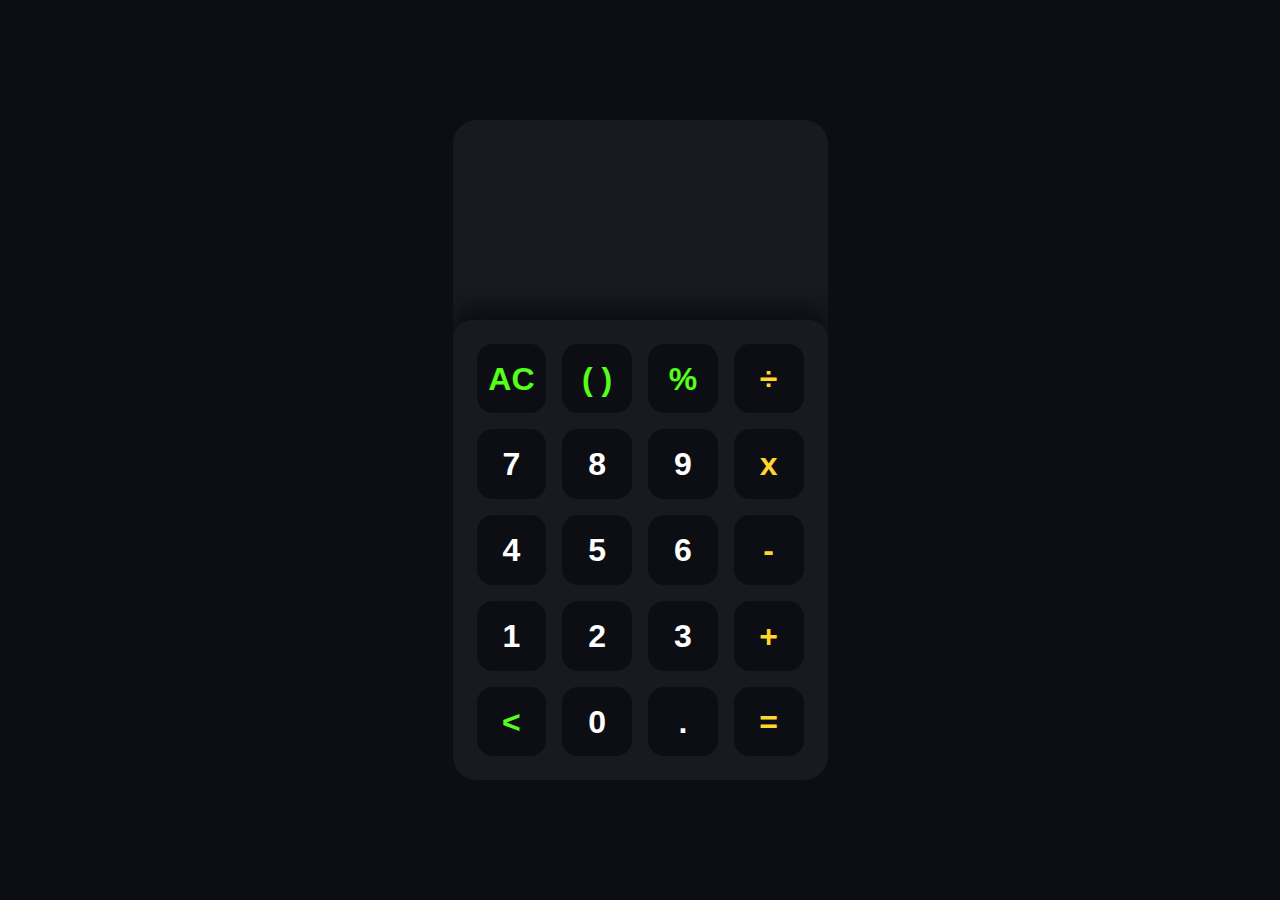
<file: level2_task1_Calculator/index.html>
<!DOCTYPE html>
<html lang="en">
<head>
	<meta charset="UTF-8">
	<meta http-equiv="X-UA-Compatible" content="IE=edge">
	<meta name="viewport" content="width=device-width, initial-scale=1.0">
	<title>Level-2 || Task-1 || Calculator</title>
	<link rel="stylesheet" href="./css/style.css" />
</head>
<body>
	
	<div class="app">

		<div class="calculator">

			<div class="display">
				<div class="content">
					<div class="input"></div>
					<div class="output"></div>
				</div>
			</div>

			<div class="keys">

				<div data-key="clear" class="key action">
					<span>AC</span>
				</div>

				<div data-key="brackets" class="key action">
					<span>( )</span>
				</div>

				<div data-key="%" class="key action">
					<span>%</span>
				</div>

				<div data-key="/" class="key operator">
					<span>÷</span>
				</div>

				<div data-key="7" class="key">
					<span>7</span>
				</div>

				<div data-key="8" class="key">
					<span>8</span>
				</div>

				<div data-key="9" class="key">
					<span>9</span>
				</div>

				<div data-key="*" class="key operator">
					<span>x</span>
				</div>

				<div data-key="4" class="key">
					<span>4</span>
				</div>

				<div data-key="5" class="key">
					<span>5</span>
				</div>

				<div data-key="6" class="key">
					<span>6</span>
				</div>

				<div data-key="-" class="key operator">
					<span>-</span>
				</div>

				<div data-key="1" class="key">
					<span>1</span>
				</div>

				<div data-key="2" class="key">
					<span>2</span>
				</div>

				<div data-key="3" class="key">
					<span>3</span>
				</div>

				<div data-key="+" class="key operator">
					<span>+</span>
				</div>

				<div data-key="backspace" class="key action">
					<span>&lt;</span>
				</div>

				<div data-key="0" class="key">
					<span>0</span>
				</div>

				<div data-key="." class="key">
					<span>.</span>
				</div>
				
				<div data-key="=" class="key operator">
					<span>=</span>
				</div>
			</div>

		</div>

	</div>

	<script src="./js/index.js"></script>
</body>
</html>
</file>
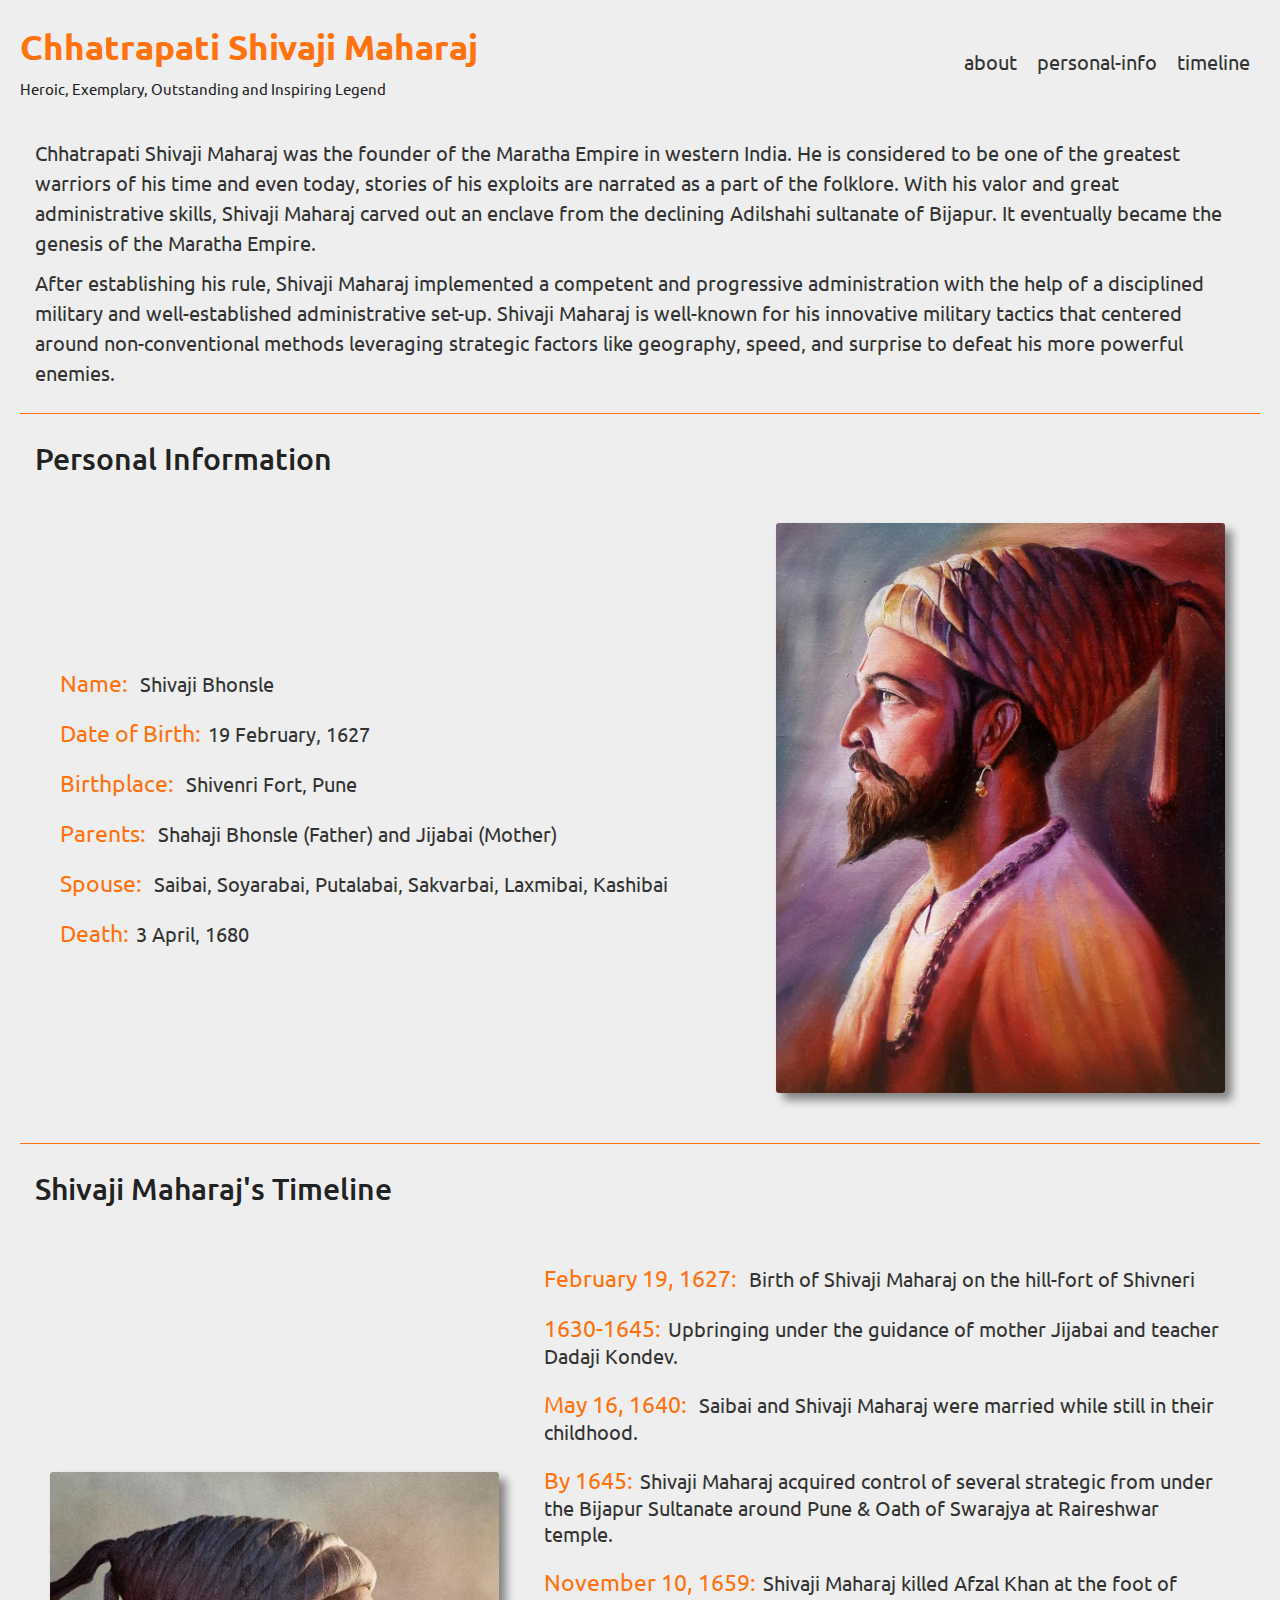
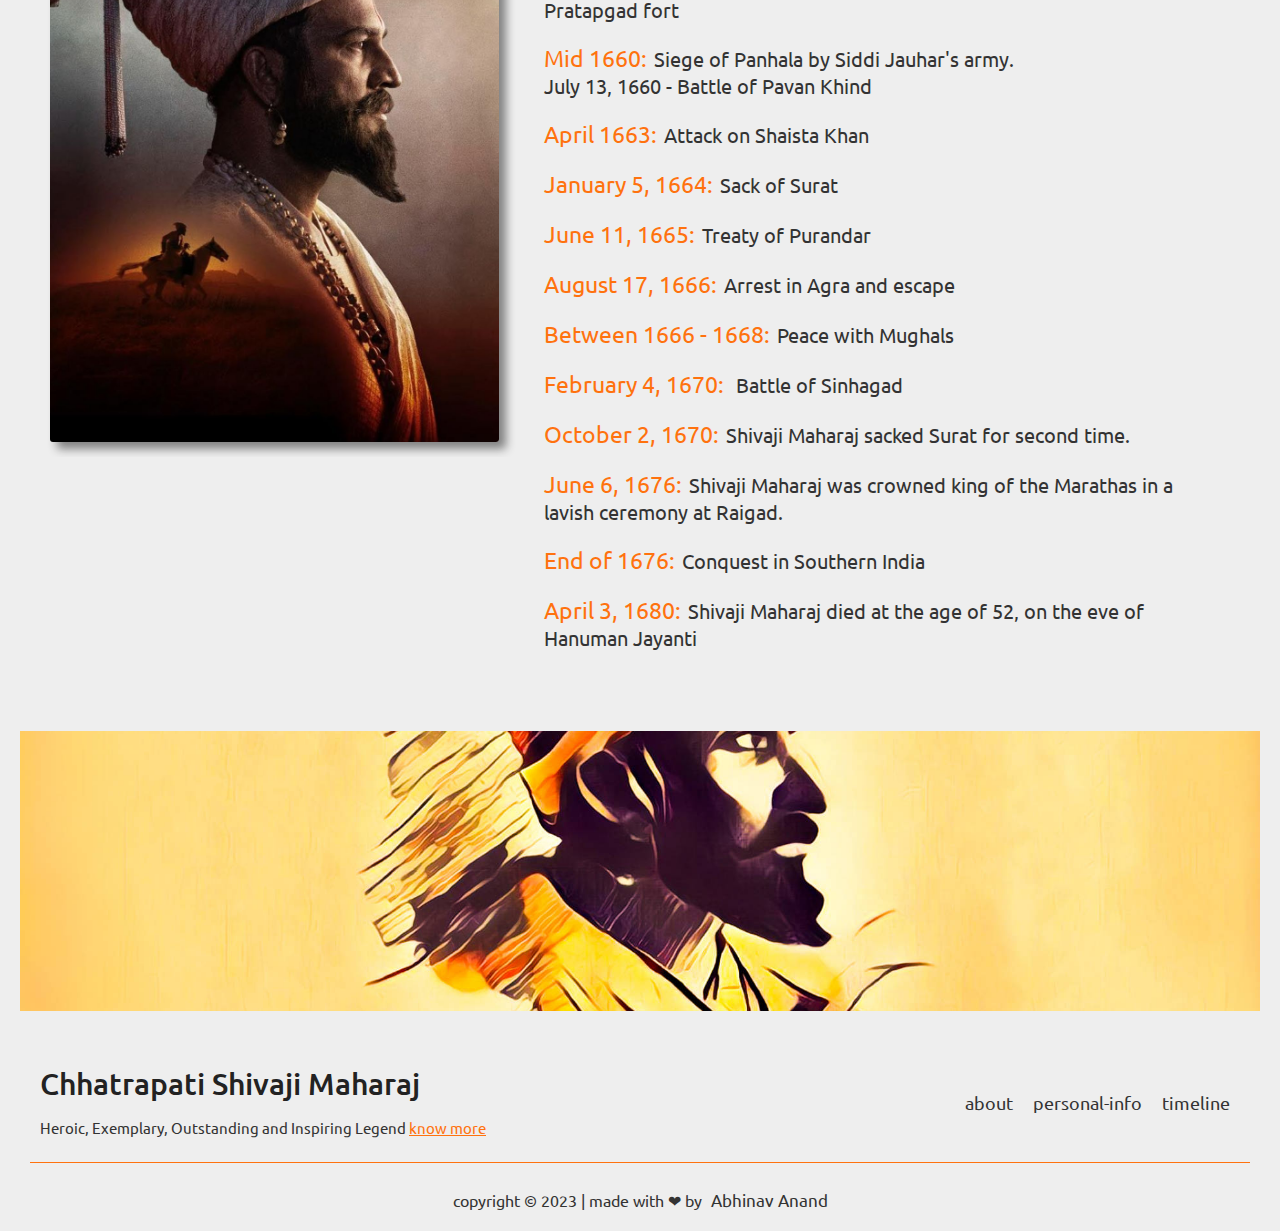
<file: level2_task2_Tribute_Page/index.html>
<!DOCTYPE html>
<html lang="en">
  <head>
    <meta charset="UTF-8" />
    <meta http-equiv="X-UA-Compatible" content="IE=edge" />
    <meta name="viewport" content="width=device-width, initial-scale=1.0" />
    <title>Level-2 || Task-2 || Tribute Page</title>
    <link rel="stylesheet" href="./css/style.css" />
  </head>
  <body>
    <!-- header section  -->
    <header>
      <div class="title">
        <h3>Chhatrapati Shivaji Maharaj</h3>
        <p>Heroic, Exemplary, Outstanding and Inspiring Legend</p>
      </div>
      <nav>
        <ul>
          <li><a href="#about">about</a></li>
          <li><a href="#personal-info">personal-info</a></li>
          <li><a href="#timeline">timeline</a></li>
        </ul>
      </nav>
    </header>

    <!-- about section  -->
    <section id="about">
      <div class="main-content">
        <p>
          Chhatrapati Shivaji Maharaj was the founder of the Maratha Empire in
          western India. He is considered to be one of the greatest warriors of
          his time and even today, stories of his exploits are narrated as a
          part of the folklore. With his valor and great administrative skills,
          Shivaji Maharaj carved out an enclave from the declining Adilshahi
          sultanate of Bijapur. It eventually became the genesis of the Maratha
          Empire.
        </p>
        <p>
          After establishing his rule, Shivaji Maharaj implemented a competent
          and progressive administration with the help of a disciplined military
          and well-established administrative set-up. Shivaji Maharaj is
          well-known for his innovative military tactics that centered around
          non-conventional methods leveraging strategic factors like geography,
          speed, and surprise to defeat his more powerful enemies.
        </p>
      </div>
    </section>

    <!-- personal-info section  -->
    <section id="personal-info" class="box">
      <h3>personal information</h3>
      <div class="container">
        <div class="list">
          <ul>
            <li><span>Name: </span>Shivaji Bhonsle</li>
            <li><span>Date of Birth:</span>19 February, 1627</li>
            <li><span>Birthplace: </span> Shivenri Fort, Pune</li>
            <li>
              <span>Parents: </span>Shahaji Bhonsle (Father) and Jijabai
              (Mother)
            </li>
            <li>
              <span>Spouse: </span>Saibai, Soyarabai, Putalabai, Sakvarbai,
              Laxmibai, Kashibai
            </li>
            <li><span>Death:</span>3 April, 1680</li>
          </ul>
        </div>
        <div class="img">
          <img src="./img/profile1.jpg" alt="Shivaji-img-1" />
        </div>
      </div>
    </section>

    <!-- timeline section  -->
    <section id="timeline" class="box">
      <h3>Shivaji Maharaj's Timeline</h3>
      <div class="container">
        <div class="img">
          <img src="./img/profile2.jpg" alt="Shivaji-img-2" />
        </div>
        <div class="list">
          <ul>
            <li>
              <span>February 19, 1627:</span> Birth of Shivaji Maharaj on the
              hill-fort of Shivneri
            </li>
            <li>
              <span> 1630-1645:</span>Upbringing under the guidance of mother
              Jijabai and teacher Dadaji Kondev.
            </li>
            <li>
              <span>May 16, 1640: </span> Saibai and Shivaji Maharaj were
              married while still in their childhood.
            </li>
            <li>
              <span>By 1645:</span>Shivaji Maharaj acquired control of several
              strategic from under the Bijapur Sultanate around Pune & Oath of
              Swarajya at Raireshwar temple.
            </li>
            <li>
              <span>November 10, 1659:</span>Shivaji Maharaj killed Afzal Khan
              at the foot of Pratapgad fort
            </li>
            <li>
              <span>Mid 1660:</span>Siege of Panhala by Siddi Jauhar's army.
              <br />
              July 13, 1660 - Battle of Pavan Khind
            </li>
            <li><span>April 1663:</span>Attack on Shaista Khan</li>
            <li><span>January 5, 1664:</span>Sack of Surat</li>
            <li><span>June 11, 1665:</span>Treaty of Purandar</li>
            <li><span>August 17, 1666:</span>Arrest in Agra and escape</li>
            <li><span>Between 1666 - 1668:</span>Peace with Mughals</li>
            <li><span>February 4, 1670:</span> Battle of Sinhagad</li>
            <li>
              <span>October 2, 1670:</span>Shivaji Maharaj sacked Surat for
              second time.
            </li>
            <li>
              <span>June 6, 1676:</span>Shivaji Maharaj was crowned king of the
              Marathas in a lavish ceremony at Raigad.
            </li>
            <li><span>End of 1676:</span>Conquest in Southern India</li>
            <li>
              <span>April 3, 1680:</span>Shivaji Maharaj died at the age of 52,
              on the eve of Hanuman Jayanti
            </li>
          </ul>
        </div>
      </div>
    </section>

    <!-- footer section  -->
    <footer>
      <img src="./img/bg.jpg" alt="shivaji-bg-img" />
      <div class="text-container">
        <div class="text">
          <h3>Chhatrapati Shivaji Maharaj</h3>
          <p>
            Heroic, Exemplary, Outstanding and Inspiring Legend
            <a href="https://en.wikipedia.org/wiki/Shivaji">know more</a>
          </p>
        </div>
        <div class="quick-links">
          <ul>
            <li><a href="#about">about</a></li>
            <li><a href="#personal-info">personal-info</a></li>
            <li><a href="#timeline">timeline</a></li>
          </ul>
        </div>
      </div>
      <p class="copyright">
        copyright &#169; 2023 | made with ❤ by <a href="">Abhinav Anand</a>
      </p>
    </footer>
  </body>
</html>
</file>
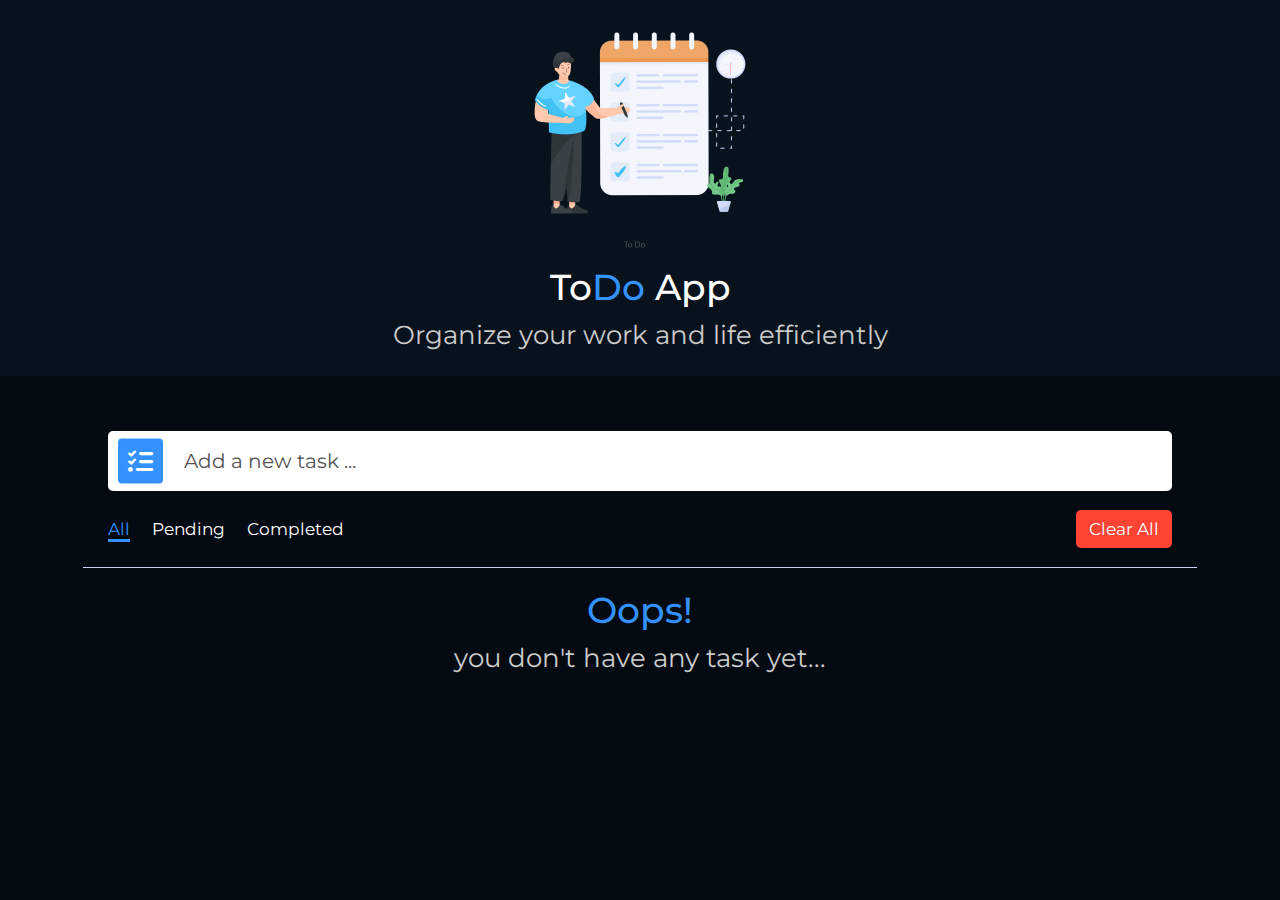
<file: level2_task3_ToDo_App/index.html>
<!DOCTYPE html>
<html lang="en">
  <head>
    <meta charset="UTF-8" />
    <meta http-equiv="X-UA-Compatible" content="IE=edge" />
    <meta name="viewport" content="width=device-width, initial-scale=1.0" />
    <title>Level-2 || Task-3 || ToDo App</title>
    <link
      rel="stylesheet"
      href="https://cdnjs.cloudflare.com/ajax/libs/font-awesome/6.0.0/css/all.min.css"
    />
    <link rel="stylesheet" href="./css/style.css" />
  </head>
  <body>
    <header>
      <div class="banner">
        <img src="./img/banner-img.png" alt="" />
        <h3 class="title">To<span>Do</span> App</h3>
        <p>Organize your work and life efficiently</p>
      </div>
    </header>

    <div class="wrapper">
      <div class="task-input">
        <i class="fas fa-list-check"></i>
        <input type="text" placeholder="Add a new task ..." />
      </div>
      <div class="controls">
        <div class="filters">
          <span id="all" class="active">All</span>
          <span id="pending">Pending</span>
          <span id="completed">Completed</span>
        </div>
        <button class="clear-btn">Clear All</button>
      </div>
      <ul class="task-box"></ul>
    </div>

    <script src="./js/index.js"></script>
  </body>
</html>
</file>
<file: level2_task1_Calculator/css/style.css>
* {
	margin: 0;
	padding: 0;
	box-sizing: border-box;
	font-family: sans-serif;
}

body{
	background-color: #0d0e13;

}

.app {
	display: flex;
	justify-content: center;
	align-items: center;
	height: 100vh;
}

.calculator {
	background-color: #181a21;
	width: 100%;
	max-width: 375px;
	min-height: 640px;
	display: flex;
	flex-direction: column;
	border-radius: 1.5rem;
	/* border: 2px solid #53ff1b; */
	overflow: hidden;
}

.display {
	min-height: 200px;
	padding: 1.5rem;
	display: flex;
	justify-content: flex-end;
	align-items: flex-end;
	color: #fff;
	text-align: right;
	flex: 1 1 0%;
}

.display .content {
	display: flex;
	flex-direction: column;
	justify-content: flex-end;
	width: 100%;
	max-width: 100%;
	overflow: auto;
}

.display .content::-webkit-scrollbar{
	display: none;
}

.display .input {
	width: 100%;
	font-size: 1.25rem;
	margin-bottom: 0.5rem;
}

.display .output {
	font-size: 3rem;
	font-weight: 700;
	width: 100%;
	white-space: nowrap;
}

.display .operator {
	color: #ffd52e;
}

.display .brackets,
.display .percent {
	color: #53ff1b;
}

.keys {
	background-color: #181a21;
	padding: 1.5rem;
	border-radius: 1.2rem 1.2rem 0 0;
	display: grid;
	grid-template-columns: repeat(4, 1fr);
	grid-template-rows: repeat(5, 1fr);
	grid-gap: 1rem;
	box-shadow: 0px -15px 20px rgba(0, 0, 0, 0.46);
}

.keys .key {
	position: relative;
	cursor: pointer;
	display: block;
	height: 0;
	padding-top: 100%;
	background-color: #0d0e13;
	border-radius: 1rem;
	transition: 0.2s;
	user-select: none;
}

.keys .key span {
	position: absolute;
	top: 50%;
	left: 50%;
	transform: translate(-50%, -50%);

	font-size: 2rem;
	font-weight: 700;
	color: #fff;
}

.keys .key:hover {
	box-shadow: inset 0px 0px 8px rgba(0, 0, 0, 0.2);
}

.keys .key.operator span {
	color: #ffd52e;
}

.keys .key.action span {
	color: #53ff1b;
}
</file>
<file: level2_task2_Tribute_Page/css/style.css>
@import url("https://fonts.googleapis.com/css2?family=Montserrat:wght@100;400;500&family=Ubuntu:wght@300;400;500;700&display=swap");

* {
  margin: 0;
  padding: 0;
  box-sizing: border-box;
  font-family: "Ubuntu", sans-serif;
}

body {
  background: #eee;
  /* scroll-behavior: smooth; */
}

header {
  display: flex;
  flex-direction: row;
  justify-content: space-between;
  align-items: center;
  padding: 10px;
  margin: 10px;
}

header h3 {
  font-size: 35px;
  padding: 5px 0;
  color: #ff720e;
}

header p {
  font-size: 15px;
  padding: 5px 0;
  color: #222;
}

nav ul {
  display: flex;
  flex-direction: row;
  list-style: none;
}

nav ul li {
  padding: 0 10px;
}

nav ul li a {
  color: #333;
  cursor: pointer;
  font-size: 20px;
  text-decoration: none;
}

nav ul li a:hover {
  color: #ff720e;
}

.main-content {
  padding: 10px;
  margin: 10px;
}

.main-content p {
  color: #333;
  font-size: 20px;
  line-height: 30px;
  padding: 5px 15px;
}

.box {
  padding: 15px;
  margin: 0 20px;
  border-top: 1px solid #ff720e;
}

.box h3 {
  font-size: 30px;
  font-weight: 500;
  color: #222;
  padding: 10px 0;
  text-transform: capitalize;
}

.container {
  display: flex;
  align-items: center;
  width: 100%;
  padding: 20px 0;
}

.list {
  width: 65%;
  padding: 15px;
}

.list ul {
  display: flex;
  flex-direction: column;
  list-style: none;
}

.list ul li {
  padding: 10px;
  font-size: 20px;
  color: #333;
}

.list ul li span {
  color: #ff720e;
  padding-right: 7px;
  font-size: 23px;
}

.img {
  min-width: 40%;
  height: 600px;
  padding: 15px;
  padding-right: 20px;
  overflow: hidden;
}

.img img {
  width: 100%;
  height: 100%;
  border-radius: 3px;
  object-fit: cover;
  box-shadow: 7px 7px 10px rgba(0, 0, 0, 0.46);
  transition: all ease-in-out 0.6s;
}

.img img:hover {
  cursor: pointer;
  transform: scale(.95);
}

footer {
  margin: 10px;
  padding: 10px;
  overflow: hidden;
}

footer img {
  width: 100%;
  height: 300px;
  object-fit: cover;
  padding-bottom: 20px;
  transition: all ease-in-out 0.5s;
}

footer img:hover {
  cursor: pointer;
  transform: scale(.98);
}

.text-container {
  display: flex;
  flex-direction: row;
  justify-content: space-between;
  align-items: center;
  padding: 10px;
  margin: 10px;
  border-bottom: 1px solid #ff720e;
}

.text h3 {
  font-size: 30px;
  font-weight: 500;
  color: #222;
  padding: 10px 0;
  text-transform: capitalize;
}

.text p {
  font-size: 15px;
  padding: 5px 0 15px 0;
  color: #333;
}

.text p a {
  color: #ff720e;
}

.quick-links ul {
  display: flex;
  flex-direction: row;
  list-style: none;
}

.quick-links ul li {
  padding: 0 10px;
}

.quick-links ul li a {
  color: #333;
  cursor: pointer;
  font-size: 18px;
  text-decoration: none;
}

.quick-links ul li a:hover {
  color: #ff720e;
  text-decoration: underline;
}

.copyright {
  color: #333;
  text-align: center;
  font-size: 16px;
  padding-top: 16px;
}

.copyright a {
  color: #333;
  font-size: 17px;
  padding-left: 5px;
  text-decoration: none;
}

.copyright a:hover {
  color: #ff720e;
  text-decoration: underline;
}
</file>
<file: level2_task3_ToDo_App/css/style.css>
@import url("https://fonts.googleapis.com/css2?family=Montserrat:wght@100;400;500&family=Ubuntu:wght@300;400;500;700&display=swap");

* {
  margin: 0;
  padding: 0;
  box-sizing: border-box;
  font-family: "Montserrat", sans-serif;
  /* font-family: "Ubuntu", sans-serif; */
}

body {
  background: #040a11;
}

header {
  padding: 10px;
  padding-top: 15px;
  background: #07121d;
}

.banner {
  display: flex;
  flex-direction: column;
  justify-content: center;
  align-items: center;
  text-align: center;
}

.banner img {
  width: 250px;
  height: 250px;
}

.banner .title {
  color: #fff;
  font-size: 36px;
  font-weight: 500;
  padding-bottom: 10px;
}

.title span {
  color: #3392ff;
}

.banner p {
  color: #ccc;
  font-size: 26px;
  padding-bottom: 15px;
}

.wrapper {
  max-width: 87%;
  margin: 30px auto;
  border-radius: 5px;
  padding: 25px 0;
}

.task-input {
  height: 60px;
  padding: 0 25px;
  position: relative;
}

.task-input i {
  position: absolute;
  color: #fff;
  background: #3392ff;
  border-radius: 4px;
  padding: 10px;
  top: 50%;
  font-size: 25px;
  transform: translate(10px, -50%);
}

.task-input input {
  height: 100%;
  width: 100%;
  color: #06081e;
  font-size: 20px;
  border: none;
  border-radius: 5px;
  outline: none;
  padding: 0 20px 0 76px;
}

.task-input input::placeholder {
  color: #525252;
}

.controls,
li {
  display: flex;
  justify-content: space-between;
  align-items: center;
}

.controls {
  padding: 19px 25px;
  border-bottom: 1px solid #cce;
}

.filters span {
  color: #fff;
  margin: 0 9px;
  font-size: 17px;
  cursor: pointer;
}

.filters span:first-child {
  margin-left: 0;
}

.filters span.active {
  color: #3392ff;
  border-bottom: 3px solid #3392ff;
}

.controls .clear-btn {
  outline: none;
  border: none;
  color: #fff;
  font-size: 17px;
  background-color: #ff4433;
  padding: 9px 13px;
  border-radius: 5px;
  cursor: pointer;
}

.task-box {
  margin: 20px 25px;
}

.task-box .task {
  list-style: none;
  font-size: 19px;
  background: #fff;
  margin-bottom: 19px;
  padding: 20px 15px;
  border-radius: 5px;
}

.task-box .task:last-child {
  margin-bottom: 0;
}

.task label {
  display: flex;
}

.task label p.checked{
  text-decoration: line-through;
  color: #3392ff;
}

.task label input {
  margin-top: 2.5px;
  margin-right: 10px;
}

.task label input[type="checkbox"] {
  width: 20px;
  height: 20px;
  cursor: pointer;
}

.task .settings {
  font-size: 25px;
  color: #3392ff;
  border-radius: 4px;
  padding: 10px;
  cursor: pointer;
  position: relative;
}

.settings .task-menu {
  position: absolute;
  padding: 5px 0;
  right: -5px;
  bottom: -65px;
  z-index: 3;
  transform: scale(0);
  background: #fff;
  border-radius: 3px;
  transform-origin: top right;
  transition: transform 0.2s ease;
  box-shadow: 0 0 8px rgba(0, 0, 0, 0.25);
}

.settings .task-menu.show {
  transform: scale(1);
}

.task-menu li {
  font-size: 18px;
  padding: 12px 15px;
  margin-bottom: 2px;
  justify-content: flex-start;
}

.task-menu li:first-child {
  color: #010407ec;
}

.task-menu li:last-child {
  color: #ff4433;
  margin-bottom: 0;
}

.task-menu li:hover {
  background: #eee;
}

.task-menu li i {
  padding-right: 8px;
}
</file>
